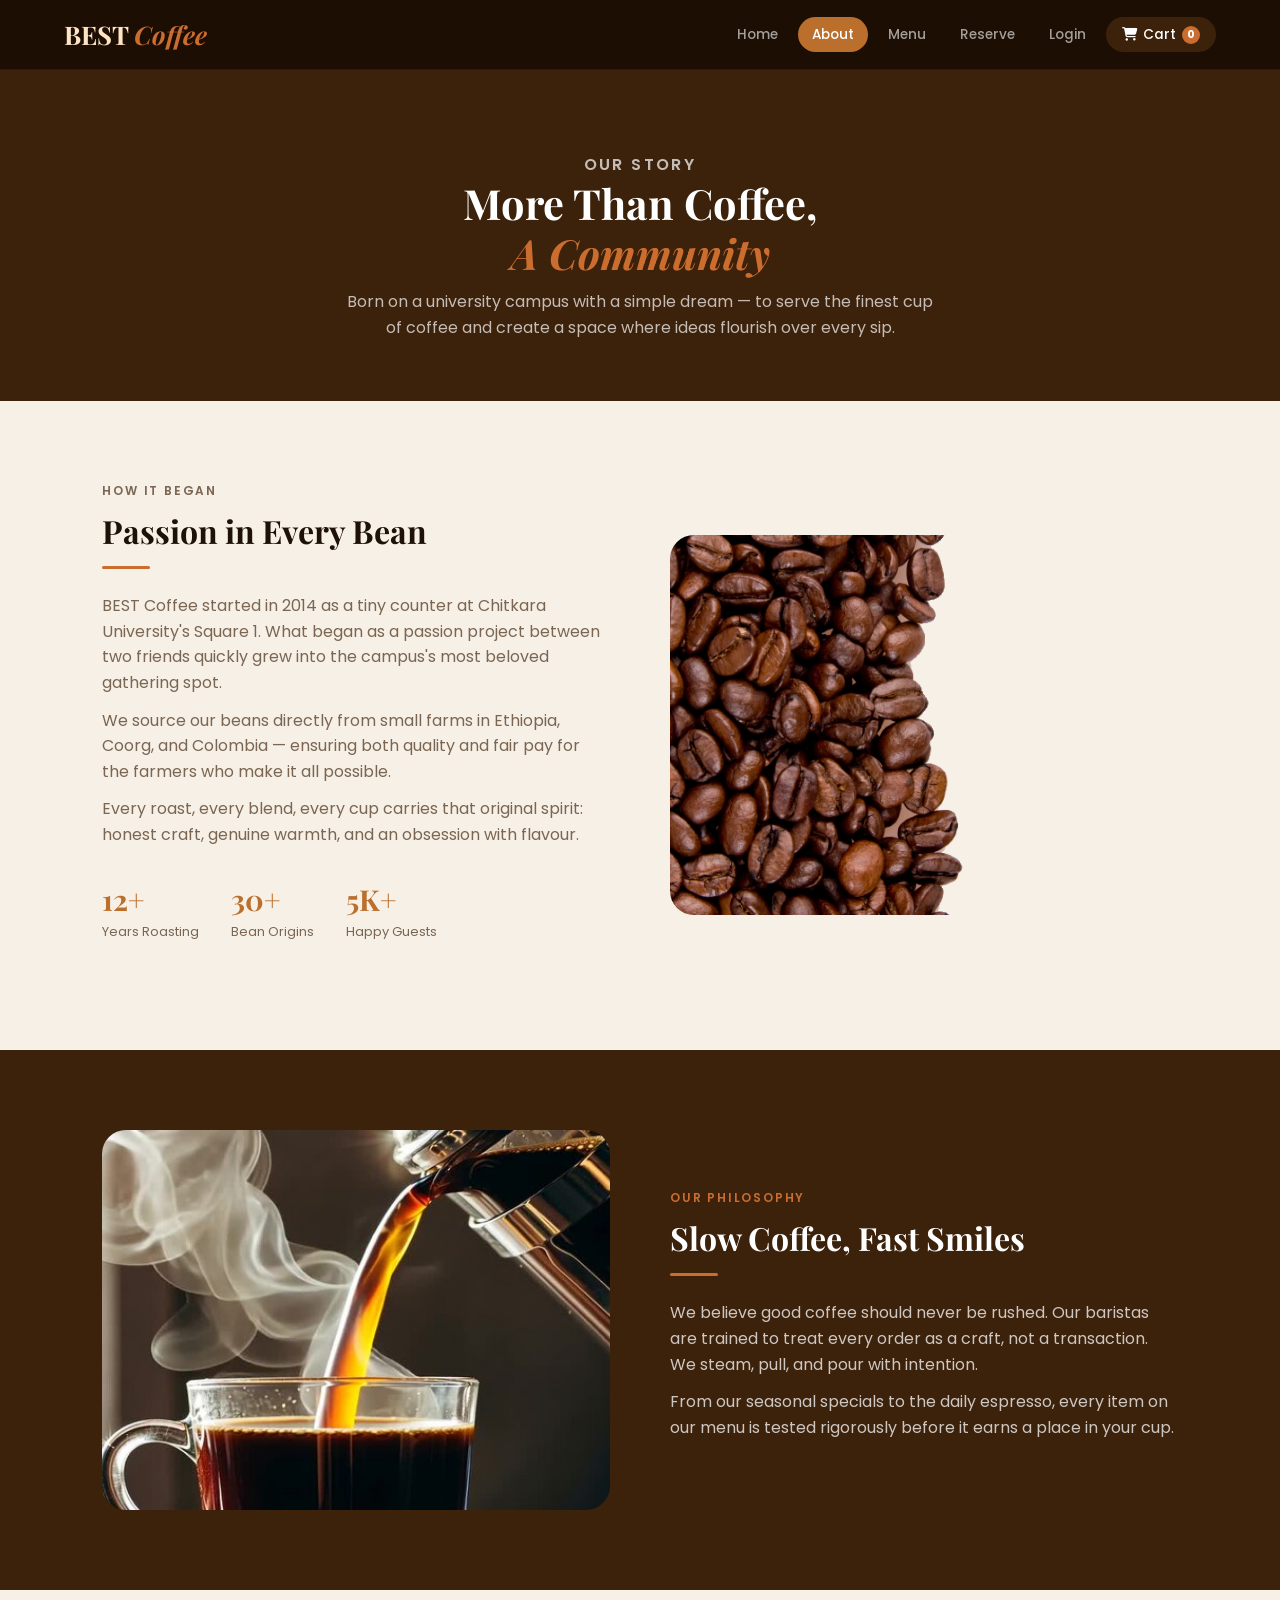
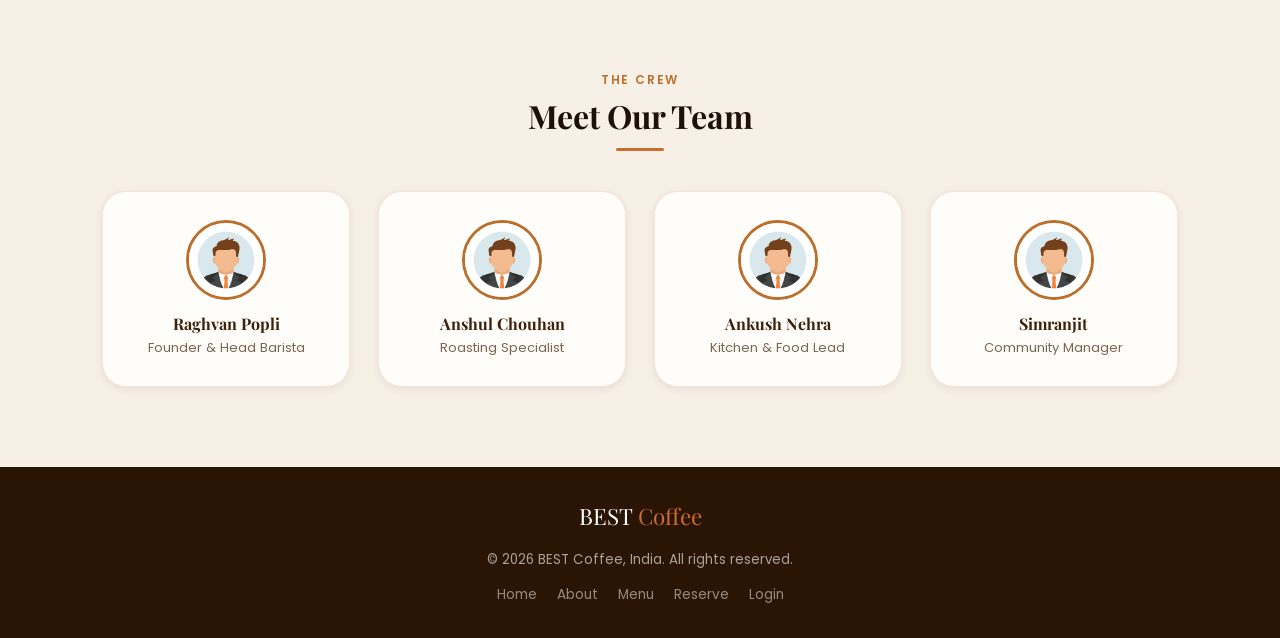
<file: about.html>
<!DOCTYPE html>
<html lang="en">
<head>
  <meta charset="UTF-8"/>
  <meta name="viewport" content="width=device-width, initial-scale=1.0"/>
  <title>BEST Coffee — About Us</title>
  <link rel="preconnect" href="https://fonts.googleapis.com"/>
  <link href="https://fonts.googleapis.com/css2?family=Playfair+Display:ital,wght@0,700;1,400&family=Poppins:wght@300;400;500;600&display=swap" rel="stylesheet"/>
  <link rel="stylesheet" href="https://cdnjs.cloudflare.com/ajax/libs/font-awesome/6.5.0/css/all.min.css"/>
  <link rel="stylesheet" href="styleeval.css"/>
</head>
<body>

<header>
  <div class="logo">BEST <span>Coffee</span></div>
  <nav id="navbar">
    <a href="index.html">Home</a>
    <a href="about.html" class="active">About</a>
    <a href="index.html#menu">Menu</a>
    <a href="booking.html">Reserve</a>
    <a href="login.html">Login</a>
    <a href="checkout.html" class="cart-link">
      <i class="fa-solid fa-cart-shopping"></i> Cart
      <span id="cart-count">0</span>
    </a>
  </nav>
  <button class="menu-toggle" onclick="toggleMenu()">&#9776;</button>
</header>

<div class="about-page">

  <!-- HERO -->
  <div class="about-page-hero">
    <p class="label">Our Story</p>
    <h1>More Than Coffee,<br/><em>A Community</em></h1>
    <p>Born on a university campus with a simple dream — to serve the finest cup of coffee
       and create a space where ideas flourish over every sip.</p>
  </div>

  <!-- STORY SECTION 1 -->
  <div class="about-section">
    <div class="about-grid">
      <div>
        <p class="label">How It Began</p>
        <h2>Passion in Every Bean</h2>
        <div class="divider"></div>
        <p>BEST Coffee started in 2014 as a tiny counter at Chitkara University's Square 1.
           What began as a passion project between two friends quickly grew into the campus's
           most beloved gathering spot.</p>
        <p>We source our beans directly from small farms in Ethiopia, Coorg, and Colombia —
           ensuring both quality and fair pay for the farmers who make it all possible.</p>
        <p>Every roast, every blend, every cup carries that original spirit: honest craft,
           genuine warmth, and an obsession with flavour.</p>
        <div class="stats" style="margin-top:28px;">
          <div><strong>12+</strong><span>Years Roasting</span></div>
          <div><strong>30+</strong><span>Bean Origins</span></div>
          <div><strong>5K+</strong><span>Happy Guests</span></div>
        </div>
      </div>
      <div class="about-img">
        <img src="coffee beans.png" alt="Coffee beans"/>
      </div>
    </div>
  </div>

  <!-- STORY SECTION 2 (alt bg) -->
  <div class="about-section alt">
    <div class="about-grid rev">
      <div>
        <p class="label" style="color:var(--accent-lt);">Our Philosophy</p>
        <h2>Slow Coffee, Fast Smiles</h2>
        <div class="divider"></div>
        <p>We believe good coffee should never be rushed. Our baristas are trained to treat
           every order as a craft, not a transaction. We steam, pull, and pour with intention.</p>
        <p>From our seasonal specials to the daily espresso, every item on our menu is tested
           rigorously before it earns a place in your cup.</p>
      </div>
      <div class="about-img">
        <img src="hot brew.jpg" alt="Brewing coffee"/>
      </div>
    </div>
  </div>

  <!-- TEAM -->
  <div class="team-section">
    <p class="label">The Crew</p>
    <h2>Meet Our Team</h2>
    <div class="divider" style="margin:12px auto 0;"></div>
    <div class="team-grid">
      <div class="team-card">
        <img class="team-avatar" src="user pic.jpg" alt="Raghvan"/>
        <h4>Raghvan Popli</h4>
        <p>Founder &amp; Head Barista</p>
      </div>
      <div class="team-card">
        <img class="team-avatar" src="user pic.jpg" alt="Ansul"/>
        <h4>Anshul Chouhan</h4>
        <p>Roasting Specialist</p>
      </div>
      <div class="team-card">
        <img class="team-avatar" src="user pic.jpg" alt="Ankush"/>
        <h4>Ankush Nehra</h4>
        <p>Kitchen &amp; Food Lead</p>
      </div>
      <div class="team-card">
        <img class="team-avatar" src="user pic.jpg" alt="Simran"/>
        <h4>Simranjit</h4>
        <p>Community Manager</p>
      </div>
    </div>
  </div>

</div>

<footer>
  <div class="f-logo">BEST <span>Coffee</span></div>
  <small>&copy; 2026 BEST Coffee, India. All rights reserved.</small>
  <div class="f-links">
    <a href="index.html">Home</a>
    <a href="about.html">About</a>
    <a href="index.html#menu">Menu</a>
    <a href="booking.html">Reserve</a>
    <a href="login.html">Login</a>
  </div>
</footer>

<script src="app.js"></script>
</body>
</html>
</file>
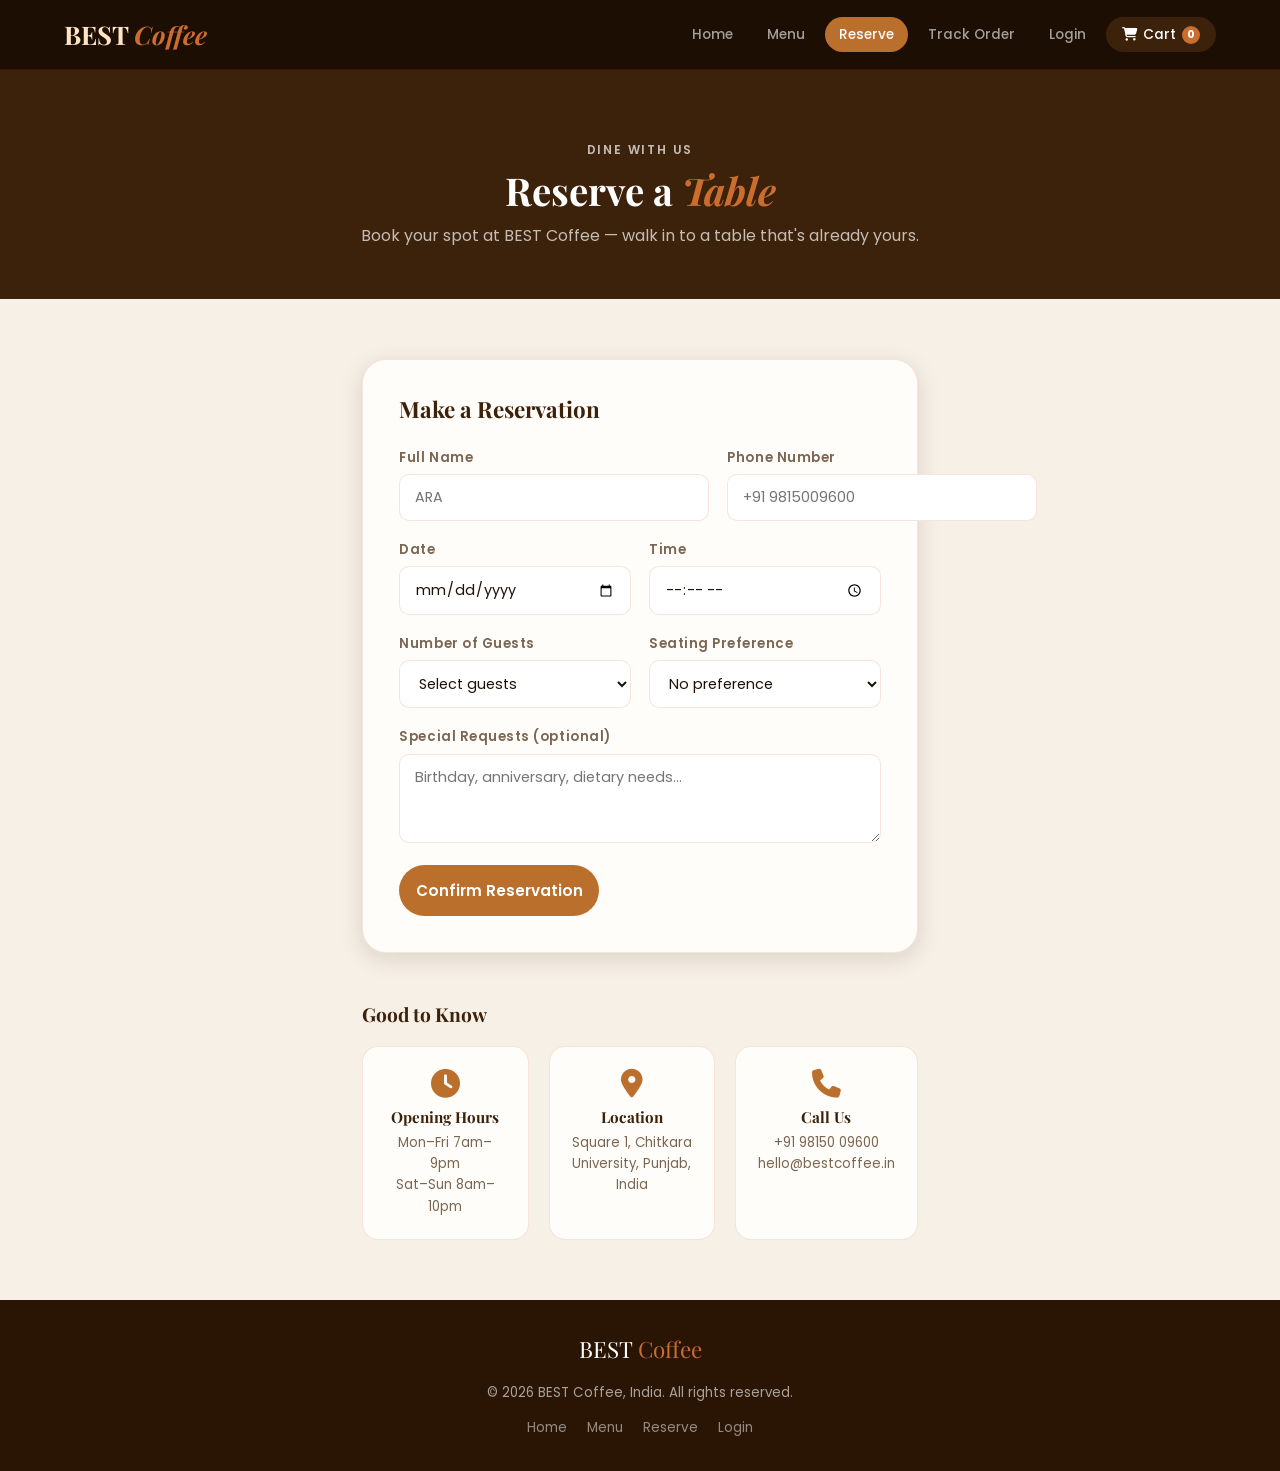
<file: booking.html>
<!DOCTYPE html>
<html lang="en">
<head>
  <meta charset="UTF-8"/>
  <meta name="viewport" content="width=device-width, initial-scale=1.0"/>
  <title>BEST Coffee — Reserve a Table</title>
  <link rel="preconnect" href="https://fonts.googleapis.com"/>
  <link href="https://fonts.googleapis.com/css2?family=Playfair+Display:ital,wght@0,700;1,400&family=Poppins:wght@300;400;500;600&display=swap" rel="stylesheet"/>
  <link rel="stylesheet" href="https://cdnjs.cloudflare.com/ajax/libs/font-awesome/6.5.0/css/all.min.css"/>
  <link rel="stylesheet" href="styleeval.css"/>
</head>
<body>

<header>
  <div class="logo">BEST <span>Coffee</span></div>
  <nav id="navbar">
    <a href="index.html">Home</a>
    <a href="index.html#menu">Menu</a>
    <a href="booking.html" class="active">Reserve</a>
    <a href="track.html">Track Order</a>
    <a href="login.html">Login</a>
    <a href="checkout.html" class="cart-link">
      <i class="fa-solid fa-cart-shopping"></i> Cart
      <span id="cart-count">0</span>
    </a>
  </nav>
  <button class="menu-toggle" onclick="toggleMenu()">&#9776;</button>
</header>

<div class="booking-page">

  <div class="booking-hero">
    <p class="label">Dine With Us</p>
    <h1>Reserve a <em>Table</em></h1>
    <p>Book your spot at BEST Coffee — walk in to a table that's already yours.</p>
  </div>

  <div class="booking-body">

    <div class="booking-form-card">
      <h2>Make a Reservation</h2>
      <form class="booking-form" id="bookingForm">
        <div class="form-row">
          <div class="b-field">
            <label>Full Name</label>
            <input type="text" placeholder="ARA" required/>
          </div>
          <div class="b-field">
            <label>Phone Number</label>
            <input type="tel" placeholder="+91 9815009600" required/>
          </div>
        </div>
        <div class="form-row">
          <div class="b-field">
            <label>Date</label>
            <input type="date" required/>
          </div>
          <div class="b-field">
            <label>Time</label>
            <input type="time" min="07:00" max="22:00" required/>
          </div>
        </div>
        <div class="form-row">
          <div class="b-field">
            <label>Number of Guests</label>
            <select required>
              <option value="">Select guests</option>
              <option>1 person</option>
              <option>2 people</option>
              <option>3 people</option>
              <option>4 people</option>
              <option>5–8 people</option>
              <option>More than 8</option>
            </select>
          </div>
          <div class="b-field">
            <label>Seating Preference</label>
            <select>
              <option>No preference</option>
              <option>Indoor</option>
              <option>Window seat</option>
              <option>Corner table</option>
            </select>
          </div>
        </div>
        <div class="b-field">
          <label>Special Requests (optional)</label>
          <textarea rows="3" placeholder="Birthday, anniversary, dietary needs…"></textarea>
        </div>
        <button type="submit" class="book-submit">Confirm Reservation</button>
      </form>
    </div>

    <div class="booking-info">
      <h3>Good to Know</h3>
      <div class="info-cards">
        <div class="info-card">
          <i class="fa-solid fa-clock"></i>
          <h4>Opening Hours</h4>
          <p>Mon–Fri 7am–9pm<br/>Sat–Sun 8am–10pm</p>
        </div>
        <div class="info-card">
          <i class="fa-solid fa-location-dot"></i>
          <h4>Location</h4>
          <p>Square 1, Chitkara University, Punjab, India</p>
        </div>
        <div class="info-card">
          <i class="fa-solid fa-phone"></i>
          <h4>Call Us</h4>
          <p>+91 98150 09600<br/>hello@bestcoffee.in</p>
        </div>
      </div>
    </div>

  </div>
</div>

<footer>
  <div class="f-logo">BEST <span>Coffee</span></div>
  <small>&copy; 2026 BEST Coffee, India. All rights reserved.</small>
  <div class="f-links">
    <a href="index.html">Home</a>
    <a href="index.html#menu">Menu</a>
    <a href="booking.html">Reserve</a>
    <a href="login.html">Login</a>
  </div>
</footer>

<script src="app.js"></script>
</body>
</html>
</file>
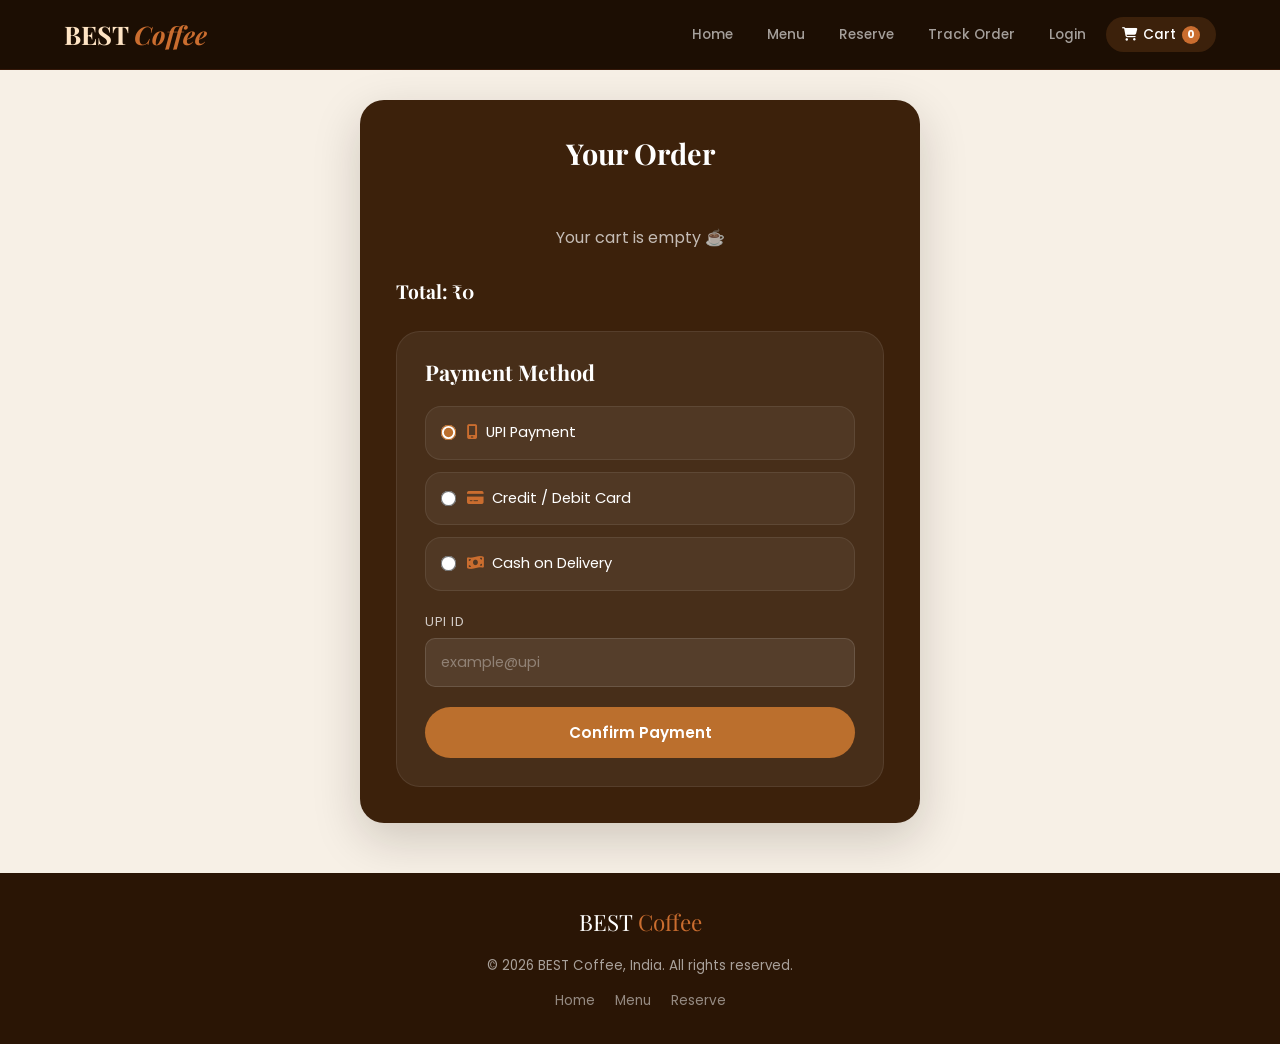
<file: checkout.html>
<!DOCTYPE html>
<html lang="en">
<head>
  <meta charset="UTF-8"/>
  <meta name="viewport" content="width=device-width, initial-scale=1.0"/>
  <title>BEST Coffee — Checkout</title>
  <link rel="preconnect" href="https://fonts.googleapis.com"/>
  <link href="https://fonts.googleapis.com/css2?family=Playfair+Display:ital,wght@0,700;1,400&family=Poppins:wght@300;400;500;600&display=swap" rel="stylesheet"/>
  <link rel="stylesheet" href="https://cdnjs.cloudflare.com/ajax/libs/font-awesome/6.5.0/css/all.min.css"/>
  <link rel="stylesheet" href="styleeval.css"/>
</head>
<body>

<header>
  <div class="logo">BEST <span>Coffee</span></div>
  <nav id="navbar">
    <a href="index.html">Home</a>
    <a href="index.html#menu">Menu</a>
    <a href="booking.html">Reserve</a>
    <a href="track.html">Track Order</a>
    <a href="login.html">Login</a>
    <a href="checkout.html" class="cart-link">
      <i class="fa-solid fa-cart-shopping"></i> Cart
      <span id="cart-count">0</span>
    </a>
  </nav>
  <button class="menu-toggle" onclick="toggleMenu()">&#9776;</button>
</header>

<div class="checkout-wrapper">
  <div class="checkout-container">
    <h1>Your Order</h1>

    <div id="cartItems"></div>

    <div class="total-area">
      <h2>Total: ₹<span id="totalPrice">0</span></h2>
    </div>

    <form id="paymentForm" class="payment-form">
      <h2>Payment Method</h2>

      <div class="payment-options">
        <label class="payment-option">
          <input type="radio" name="payment" value="UPI" checked/>
          <span><i class="fa-solid fa-mobile-screen" style="margin-right:8px;color:var(--accent-lt);"></i>UPI Payment</span>
        </label>
        <label class="payment-option">
          <input type="radio" name="payment" value="Card"/>
          <span><i class="fa-solid fa-credit-card" style="margin-right:8px;color:var(--accent-lt);"></i>Credit / Debit Card</span>
        </label>
        <label class="payment-option">
          <input type="radio" name="payment" value="COD"/>
          <span><i class="fa-solid fa-money-bill-wave" style="margin-right:8px;color:var(--accent-lt);"></i>Cash on Delivery</span>
        </label>
      </div>

      <!-- UPI -->
      <div id="upiSection" class="payment-section">
        <div class="field-group">
          <label>UPI ID</label>
          <input type="text" placeholder="example@upi"/>
        </div>
      </div>

      <!-- CARD -->
      <div id="cardSection" class="payment-section" style="display:none;">
        <div class="field-group">
          <label>Card Number</label>
          <input type="text" placeholder="0000 0000 0000 0000" maxlength="19"/>
        </div>
        <div class="field-group">
          <label>Card Holder Name</label>
          <input type="text" placeholder="Full Name"/>
        </div>
        <div class="card-row">
          <div class="field-group">
            <label>Expiry</label>
            <input type="text" placeholder="MM/YY" maxlength="5"/>
          </div>
          <div class="field-group">
            <label>CVV</label>
            <input type="password" placeholder="•••" maxlength="4"/>
          </div>
        </div>
      </div>

      <button type="submit" class="confirm-btn">Confirm Payment</button>
    </form>
  </div>
</div>

<footer>
  <div class="f-logo">BEST <span>Coffee</span></div>
  <small>&copy; 2026 BEST Coffee, India. All rights reserved.</small>
  <div class="f-links">
    <a href="index.html">Home</a>
    <a href="index.html#menu">Menu</a>
    <a href="booking.html">Reserve</a>
  </div>
</footer>

<script src="app.js"></script>
</body>
</html>
</file>
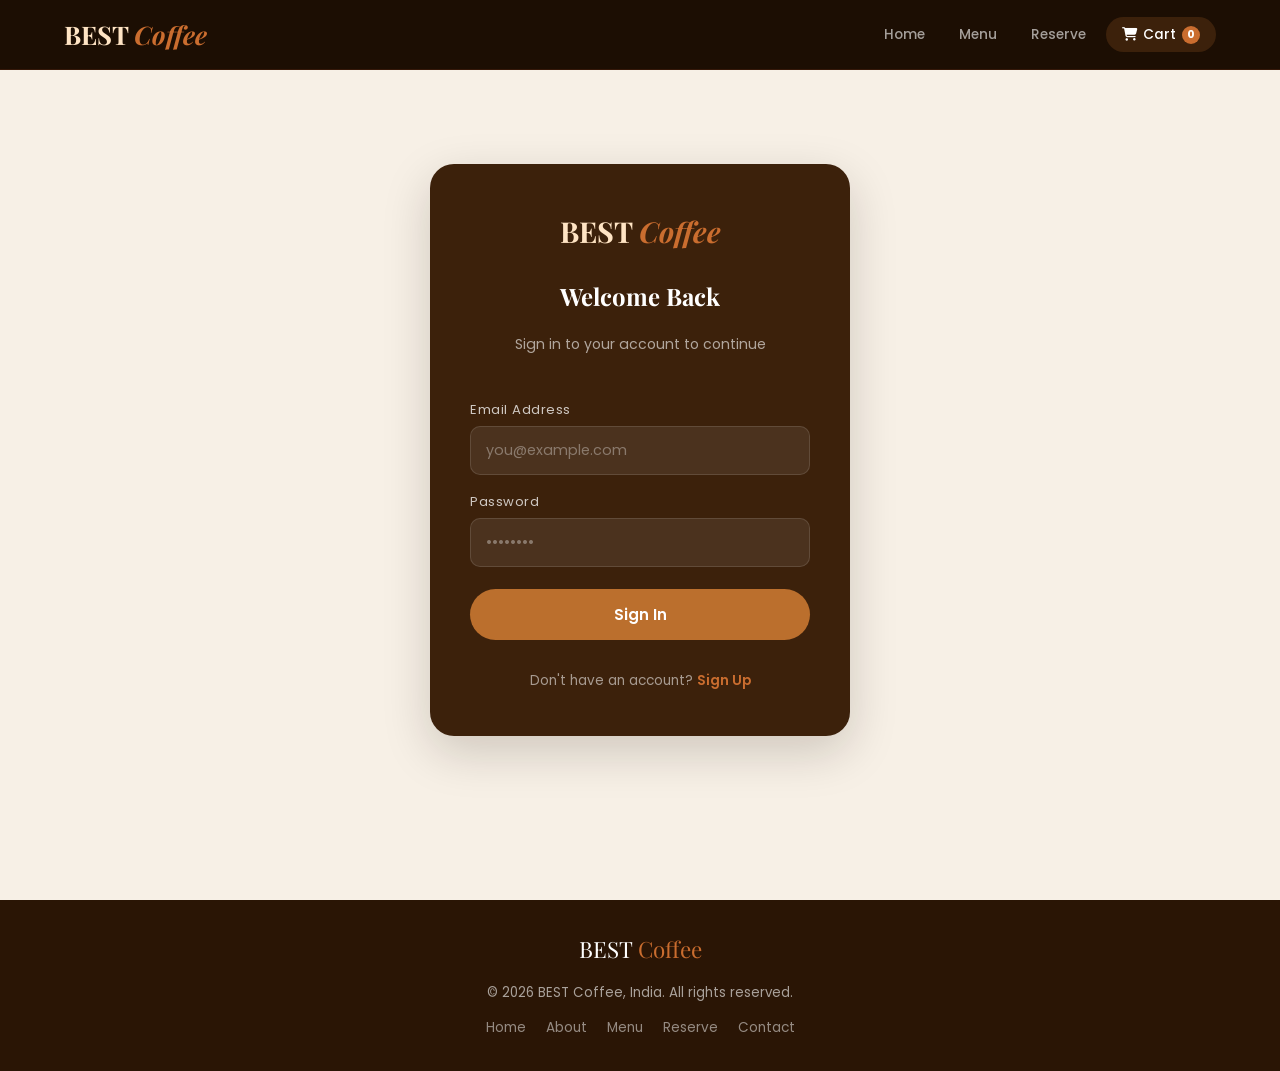
<file: login.html>
<!DOCTYPE html>
<html lang="en">
<head>
  <meta charset="UTF-8"/>
  <meta name="viewport" content="width=device-width, initial-scale=1.0"/>
  <title>BEST Coffee — Login</title>
  <link rel="preconnect" href="https://fonts.googleapis.com"/>
  <link href="https://fonts.googleapis.com/css2?family=Playfair+Display:ital,wght@0,700;1,400&family=Poppins:wght@300;400;500;600&display=swap" rel="stylesheet"/>
  <link rel="stylesheet" href="https://cdnjs.cloudflare.com/ajax/libs/font-awesome/6.5.0/css/all.min.css"/>
  <link rel="stylesheet" href="styleeval.css"/>
</head>
<body>

<header>
  <div class="logo">BEST <span>Coffee</span></div>
  <nav id="navbar">
    <a href="index.html">Home</a>
    <a href="index.html#menu">Menu</a>
    <a href="booking.html">Reserve</a>
    <a href="checkout.html" class="cart-link">
      <i class="fa-solid fa-cart-shopping"></i> Cart
      <span id="cart-count">0</span>
    </a>
  </nav>
  <button class="menu-toggle" onclick="toggleMenu()">&#9776;</button>
</header>

<div class="auth-page">
  <div class="auth-card">
    <div class="logo">BEST <span>Coffee</span></div>

    <!-- LOGIN FORM -->
    <form class="auth-form" id="loginForm" style="display:flex;">
      <h2>Welcome Back</h2>
      <p>Sign in to your account to continue</p>
      <div class="auth-field">
        <label>Email Address</label>
        <input type="email" placeholder="you@example.com" required/>
      </div>
      <div class="auth-field">
        <label>Password</label>
        <input type="password" placeholder="••••••••" required/>
      </div>
      <button type="submit" class="auth-submit">Sign In</button>
      <div class="auth-switch">
        Don't have an account?
        <a href="#" id="toSignup">Sign Up</a>
      </div>
    </form>

    <!-- SIGNUP FORM -->
    <form class="auth-form" id="signupForm" style="display:none;">
      <h2>Create Account</h2>
      <p>Join BEST Coffee for exclusive perks</p>
      <div class="auth-field">
        <label>Full Name</label>
        <input type="text" placeholder="Your full name" required/>
      </div>
      <div class="auth-field">
        <label>Email Address</label>
        <input type="email" placeholder="you@example.com" required/>
      </div>
      <div class="auth-field">
        <label>Password</label>
        <input type="password" placeholder="Create a password" required/>
      </div>
      <div class="auth-field">
        <label>Confirm Password</label>
        <input type="password" placeholder="Repeat password" required/>
      </div>
      <button type="submit" class="auth-submit">Create Account</button>
      <div class="auth-switch">
        Already have an account?
        <a href="#" id="toLogin">Sign In</a>
      </div>
    </form>
  </div>
</div>
<footer>
  <div class="f-logo">BEST <span>Coffee</span></div>
  <small>&copy; 2026 BEST Coffee, India. All rights reserved.</small>
  <div class="f-links">
    <a href="index.html">Home</a>
    <a href="about.html">About</a>
    <a href="index.html#menu">Menu</a>
    <a href="booking.html">Reserve</a>
    <a href="index.html#contact">Contact</a>
  </div>
</footer>
<script src="app.js"></script>
</body>
</html>
</file>
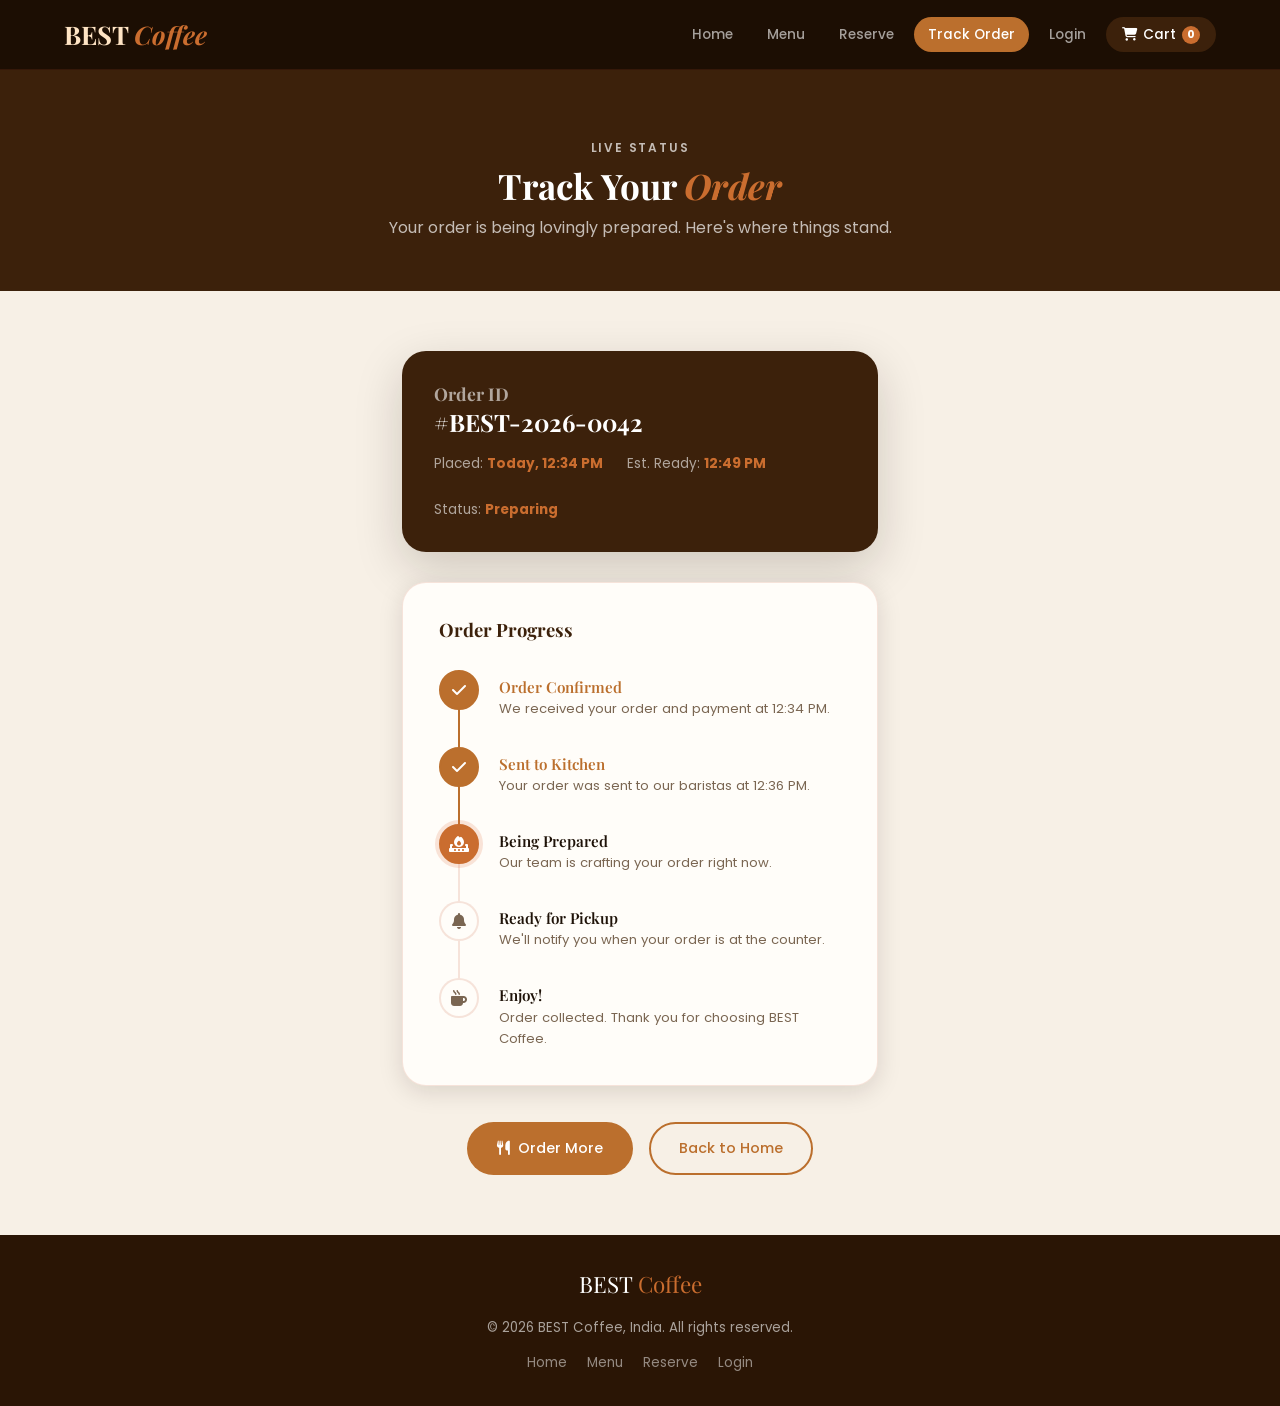
<file: track.html>
<!DOCTYPE html>
<html lang="en">
<head>
  <meta charset="UTF-8"/>
  <meta name="viewport" content="width=device-width, initial-scale=1.0"/>
  <title>BEST Coffee — Track Order</title>
  <link rel="preconnect" href="https://fonts.googleapis.com"/>
  <link href="https://fonts.googleapis.com/css2?family=Playfair+Display:ital,wght@0,700;1,400&family=Poppins:wght@300;400;500;600&display=swap" rel="stylesheet"/>
  <link rel="stylesheet" href="https://cdnjs.cloudflare.com/ajax/libs/font-awesome/6.5.0/css/all.min.css"/>
  <link rel="stylesheet" href="styleeval.css"/>
</head>
<body>

<header>
  <div class="logo">BEST <span>Coffee</span></div>
  <nav id="navbar">
    <a href="index.html">Home</a>
    <a href="index.html#menu">Menu</a>
    <a href="booking.html">Reserve</a>
    <a href="track.html" class="active">Track Order</a>
    <a href="login.html">Login</a>
    <a href="checkout.html" class="cart-link">
      <i class="fa-solid fa-cart-shopping"></i> Cart
      <span id="cart-count">0</span>
    </a>
  </nav>
  <button class="menu-toggle" onclick="toggleMenu()">&#9776;</button>
</header>

<div class="tracking-page">

  <div class="tracking-hero">
    <p class="label">Live Status</p>
    <h1>Track Your <em>Order</em></h1>
    <p>Your order is being lovingly prepared. Here's where things stand.</p>
  </div>

  <div class="tracking-body">

    <div class="order-card">
      <h3>Order ID</h3>
      <h2>#BEST-2026-0042</h2>
      <div class="order-meta">
        <span>Placed: <strong>Today, 12:34 PM</strong></span>
        <span>Est. Ready: <strong>12:49 PM</strong></span>
        <span>Status: <strong style="color:var(--accent-lt);">Preparing</strong></span>
      </div>
    </div>

    <div class="track-steps">
      <h3>Order Progress</h3>
      <div class="steps-list">

        <div class="step-item done">
          <div class="step-icon"><i class="fa-solid fa-check"></i></div>
          <div class="step-content">
            <h4>Order Confirmed</h4>
            <p>We received your order and payment at 12:34 PM.</p>
          </div>
        </div>

        <div class="step-item done">
          <div class="step-icon"><i class="fa-solid fa-check"></i></div>
          <div class="step-content">
            <h4>Sent to Kitchen</h4>
            <p>Your order was sent to our baristas at 12:36 PM.</p>
          </div>
        </div>

        <div class="step-item active">
          <div class="step-icon"><i class="fa-solid fa-fire-burner"></i></div>
          <div class="step-content">
            <h4>Being Prepared</h4>
            <p>Our team is crafting your order right now.</p>
          </div>
        </div>

        <div class="step-item">
          <div class="step-icon"><i class="fa-solid fa-bell"></i></div>
          <div class="step-content">
            <h4>Ready for Pickup</h4>
            <p>We'll notify you when your order is at the counter.</p>
          </div>
        </div>

        <div class="step-item">
          <div class="step-icon"><i class="fa-solid fa-mug-hot"></i></div>
          <div class="step-content">
            <h4>Enjoy!</h4>
            <p>Order collected. Thank you for choosing BEST Coffee.</p>
          </div>
        </div>

      </div>
    </div>

    <!-- Back to menu -->
    <div style="text-align:center; margin-top:36px;">
      <a href="index.html#menu" class="btn btn-primary">
        <i class="fa-solid fa-utensils"></i> Order More
      </a>
      <a href="index.html" class="btn btn-outline" style="margin-left:12px;">
        Back to Home
      </a>
    </div>

  </div>
</div>

<footer>
  <div class="f-logo">BEST <span>Coffee</span></div>
  <small>&copy; 2026 BEST Coffee, India. All rights reserved.</small>
  <div class="f-links">
    <a href="indexe.html">Home</a>
    <a href="index.html#menu">Menu</a>
    <a href="booking.html">Reserve</a>
    <a href="login.html">Login</a>
  </div>
</footer>

<script src="app.js"></script>
</body>
</html>
</file>
<file: styleeval.css>
/* ================================================
   BEST Coffee — Unified Stylesheet
   All pages share this file
   ================================================ */

/* ── RESET & BASE ── */
*, *::before, *::after { margin:0; padding:0; box-sizing:border-box; }

:root {
  --bg:        #f7f0e6;
  --bg-dark:   #3c210b;
  --bg-card:   #fffdf9;
  --accent:    #bb6f2d;
  --accent-lt: rgb(202, 109, 47);
  --gold:      #b89a5e;
  --text:      #1e1208;
  --text-muted:#7a6652;
  --border:    rgba(192,85,42,0.15);
  --white:     #ffffff;
  --radius-sm: 10px;
  --radius-md: 16px;
  --radius-lg: 24px;
  --shadow-sm: 0 2px 8px rgba(30,18,8,0.08);
  --shadow-md: 0 6px 24px rgba(30,18,8,0.13);
  --shadow-lg: 0 16px 48px rgba(30,18,8,0.18);
  --font-head: 'Playfair Display', serif;
  --font-body: 'Poppins', sans-serif;
  --nav-h:     70px;
}

html { scroll-behavior: smooth; }

body {
  font-family: var(--font-body);
  background: var(--bg);
  color: var(--text);
  line-height: 1.6;
}

img { max-width:100%; display:block; }
a   { text-decoration:none; color:inherit; }
ul  { list-style:none; }

/* ── TYPOGRAPHY ── */
h1,h2,h3,h4 { font-family:var(--font-head); line-height:1.2; }

.label {
  font-size:.75rem;
  font-weight:600;
  letter-spacing:.15em;
  text-transform:uppercase;
  color:var(--accent);
  margin-bottom:8px;
}

.divider {
  width:48px; height:3px;
  background:var(--accent-lt);
  border-radius:2px;
  margin:12px 0 24px;
}

/* ── BUTTONS ── */
.btn {
  display:inline-flex;
  align-items:center;
  gap:8px;
  padding:13px 28px;
  border-radius:50px;
  font-size:.9rem;
  font-weight:500;
  cursor:pointer;
  border:2px solid transparent;
  transition:all .3s;
}
.btn-primary {
  background:var(--accent);
  color:var(--white);
}
.btn-primary:hover { background:var(--accent-lt); transform:translateY(-2px); box-shadow:var(--shadow-sm); }

.btn-outline {
  background:transparent;
  border-color:var(--accent);
  color:var(--accent);
}
.btn-outline:hover { background:var(--accent); color:var(--white); transform:translateY(-2px); }

/* ── NAVBAR ── */
header {
  position:fixed;
  top:0; left:0; right:0;
  height:var(--nav-h);
  background:#1c0e03;
  backdrop-filter:blur(10px);
  border-bottom:1px solid var(--border);
  display:flex;
  align-items:center;
  justify-content:space-between;
  padding:0 5%;
  z-index:1000;
}

.logo {
  font-family:var(--font-head);
  font-size:1.6rem;
  font-weight:700;
  color:bisque;
}
.logo span { color:var(--accent-lt);
font-style: italic; }

nav { display:flex; align-items:center; gap:6px; }
nav a {
  padding:7px 14px;
  border-radius:50px;
  font-size:.85rem;
  font-weight:500;
  color:rgba(255,255,255,.6);
  transition:.25s;
}
nav a:hover,
nav a.active { background:var(--accent); color:var(--white); }

.cart-link {
  display:flex;
  align-items:center;
  gap:6px;
  background:var(--bg-dark) !important;
  color:var(--white) !important;
  padding:7px 16px !important;
}
.cart-link:hover { background:var(--accent) !important; }

#cart-count {
  background:var(--accent-lt);
  color:var(--white);
  font-size:.7rem;
  font-weight:700;
  min-width:18px; height:18px;
  border-radius:50%;
  display:inline-flex;
  align-items:center;
  justify-content:center;
  padding:0 4px;
}

.menu-toggle {
  display:none;
  background:none;
  border:none;
  font-size:1.5rem;
  cursor:pointer;
  color:var(--bg-dark);
}

/* ── HERO ── */
.hero {
  min-height:100vh;
  display:flex;
  align-items:center;
  gap:60px;
  padding:calc(var(--nav-h) + 40px) 8% 60px;
  background:var(--bg-dark);
}
.hero-text { flex:1; }
.hero-text small {
  font-size:.75rem;
  letter-spacing:.15em;
  text-transform:uppercase;
  color:var(--accent-lt);
  font-weight:600;
}
.hero-text h1 {
  font-size:clamp(2.4rem,5vw,4rem);
  color:bisque;
  margin:16px 0 20px;
}
.hero-text h1 em {
  font-style:italic;
  color:var(--accent-lt);
}
.hero-text p { color:rgba(255,255,255,.65); margin-bottom:32px; max-width:440px; }
.btn-group { display:flex; flex-wrap:wrap; gap:14px; }

.hero-img { flex: 0 0 auto; width: clamp(240px, 35vw, 420px); }
.hero-img img { border-radius: 20px; box-shadow: 0px 4px 20px rgb(24, 14, 1); }

/* ── ABOUT ── */
.about {
  display:flex;
  align-items:center;
  gap:60px;
  padding:90px 8%;
  background:rgb(243, 234, 222);
  color:var(--text);
}
.about img {
  flex:0 0 380px;
  height:420px;
  object-fit:cover;
  border-radius:var(--radius-lg);
  box-shadow:var(--shadow-lg);
}
.about-text .label { color:var(--accent); }
.about-text h2 { color:var(--bg-dark); font-size:2.2rem; margin:8px 0; }
.about-text p { color:var(--text-muted); margin-bottom:12px; }

.stats {
  display:flex;
  gap:32px;
  margin:28px 0;
}
.stats div { display:flex; flex-direction:column; }
.stats strong { font-size:1.8rem; font-family:var(--font-head); color:var(--accent); }
.stats span { font-size:.8rem; color:var(--text-muted); }

.socials { display:flex; gap:12px; }
.socials a {
  width:38px; height:38px;
  border-radius:50%;
  border:1px solid var(--border);
  display:flex; align-items:center; justify-content:center;
  color:var(--text-muted);
  font-size:.95rem;
  transition:.25s;
}
.socials a:hover { background:var(--accent); border-color:var(--accent); color:#fff; }

/* ── MENU ── */
.menu-sec {
  padding:90px 8%;
  text-align:center;
}
.menu-sec h2 { font-size:2rem; margin:8px 0; }

/* Filter / Search bar */
.menu-controls {
  display:flex;
  flex-wrap:wrap;
  align-items:center;
  justify-content:center;
  gap:12px;
  margin:30px 0;
}
.menu-search {
  display:flex;
  align-items:center;
  gap:8px;
  background:var(--white);
  border:1.5px solid var(--border);
  border-radius:50px;
  padding:10px 18px;
  width:260px;
  box-shadow:var(--shadow-sm);
}
.menu-search input {
  border:none;
  outline:none;
  font-family:var(--font-body);
  font-size:.9rem;
  color:var(--text);
  background:transparent;
  width:100%;
}
.menu-search i { color:var(--text-muted); font-size:1rem; }

.filter-tabs {
  display:flex;
  flex-wrap:wrap;
  gap:8px;
  justify-content:center;
}
.filter-tab {
  padding:8px 18px;
  border-radius:50px;
  border:1.5px solid var(--border);
  background:transparent;
  color:var(--text-muted);
  font-family:var(--font-body);
  font-size:.82rem;
  font-weight:500;
  cursor:pointer;
  transition:.25s;
}
.filter-tab:hover,
.filter-tab.active { background:var(--accent); color:var(--white); border-color:var(--accent); }

.menu-grid {
  display:grid;
  grid-template-columns:repeat(auto-fill,minmax(290px,1fr));
  gap:28px;
  margin-top:36px;
  text-align:left;
}

.menu-card {
  background:var(--bg-card);
  border:1px solid var(--border);
  border-radius:var(--radius-lg);
  overflow:hidden;
  box-shadow:var(--shadow-sm);
  transition:.3s;
}
.menu-card:hover { transform:translateY(-4px); box-shadow:var(--shadow-md); }
.menu-card.hidden { display:none; }

.menu-image {
  height:190px;
  overflow:hidden;
  position:relative;
}
.menu-image img {
  width:100%; height:100%;
  object-fit:cover;
  transition:.4s;
}
.menu-card:hover .menu-image img { transform:scale(1.06); }

.card-body { padding:20px; }
.card-body h3 { font-size:1.1rem; color:var(--bg-dark); margin-bottom:6px; }
.card-body > p { font-size:.85rem; color:var(--text-muted); margin-bottom:14px; }

.sub-menu { display:flex; flex-direction:column; gap:0; }
.sub-item {
  display:flex;
  align-items:center;
  gap:8px;
  padding:10px 0;
  border-bottom:1px solid var(--border);
  font-size:.88rem;
}
.sub-item:last-child { border-bottom:none; }
.sub-item span:first-child { flex:1; color:var(--text); font-weight:500; }
.sub-item span:nth-child(2) { color:var(--accent); font-weight:600; white-space:nowrap; }

.sub-item button {
  padding:5px 14px;
  border:none;
  border-radius:50px;
  background:var(--accent);
  color:var(--white);
  font-size:.78rem;
  font-weight:600;
  cursor:pointer;
  transition:.2s;
  font-family:var(--font-body);
}
.sub-item button:hover { background:var(--accent-lt); transform:scale(1.05); }

/* Wishlist / fav button on card */
.fav-btn {
  position:absolute;
  top:12px; right:12px;
  background:rgba(255,255,255,.85);
  border:none;
  border-radius:50%;
  width:34px; height:34px;
  display:flex; align-items:center; justify-content:center;
  cursor:pointer;
  font-size:1rem;
  transition:.2s;
  color:var(--text-muted);
}
.fav-btn.liked { color:#e53935; background:rgba(255,255,255,.95); }
.fav-btn:hover { transform:scale(1.12); }

.checkout-area { margin-top:44px; }
.checkout-btn {
  padding:15px 44px;
  border:none;
  border-radius:50px;
  background:var(--bg-dark);
  color:var(--white);
  font-size:1rem;
  font-weight:600;
  cursor:pointer;
  font-family:var(--font-body);
  transition:.3s;
  box-shadow:var(--shadow-md);
}
.checkout-btn:hover { background:var(--accent); transform:translateY(-2px); }

/* ── ITEM MODAL ── */
.modal-overlay {
  display:none;
  position:fixed;
  inset:0;
  background:rgba(0,0,0,.55);
  z-index:2000;
  align-items:center;
  justify-content:center;
  padding:20px;
}
.modal-overlay.open { display:flex; }

.modal-box {
  background:var(--white);
  border-radius:var(--radius-lg);
  max-width:480px;
  width:100%;
  overflow:hidden;
  box-shadow:var(--shadow-lg);
  animation:modalIn .25s ease;
}
@keyframes modalIn {
  from { opacity:0; transform:scale(.94); }
  to   { opacity:1; transform:scale(1); }
}

.modal-img {
  height:220px;
  overflow:hidden;
}
.modal-img img { width:100%; height:100%; object-fit:cover; }

.modal-body { padding:24px; }
.modal-body h3 { font-size:1.4rem; color:var(--bg-dark); margin-bottom:6px; }
.modal-body .modal-price { color:var(--accent); font-size:1.1rem; font-weight:700; margin-bottom:10px; }
.modal-body p { font-size:.9rem; color:var(--text-muted); margin-bottom:20px; }

.qty-row {
  display:flex;
  align-items:center;
  gap:14px;
  margin-bottom:20px;
}
.qty-row label { font-size:.85rem; font-weight:600; color:var(--text); }
.qty-control {
  display:flex;
  align-items:center;
  gap:0;
  border:1.5px solid var(--border);
  border-radius:50px;
  overflow:hidden;
}
.qty-control button {
  width:36px; height:36px;
  border:none;
  background:transparent;
  font-size:1.1rem;
  cursor:pointer;
  color:var(--accent);
  font-weight:700;
  transition:.2s;
}
.qty-control button:hover { background:var(--accent); color:#fff; }
.qty-control span {
  width:36px;
  text-align:center;
  font-weight:600;
  font-size:.95rem;
}

.modal-actions { display:flex; gap:12px; }
.modal-actions button {
  flex:1;
  padding:12px;
  border-radius:50px;
  border:none;
  font-size:.9rem;
  font-weight:600;
  cursor:pointer;
  font-family:var(--font-body);
  transition:.25s;
}
.modal-add-btn { background:var(--accent); color:#fff; }
.modal-add-btn:hover { background:var(--accent-lt); }
.modal-close-btn { background:var(--bg); color:var(--text); border:1.5px solid var(--border) !important; }
.modal-close-btn:hover { background:#ede5d8; }

/* ── TESTIMONIALS ── */
.testimonials {
  padding:90px 8%;
  background:var(--bg-dark);
  color:var(--white);
  text-align:center;
}
.testimonials .label { color:var(--accent-lt); }
.testimonials h2 { font-size:2rem; margin:8px 0; }

.slider { overflow:hidden; margin-top:40px; }
.slider-track {
  display:flex;
  transition:transform .45s ease;
}
.review-card {
  flex:0 0 100%;
  padding:0 8%;
}
.stars { color:var(--gold); font-size:1.2rem; margin-bottom:16px; }
blockquote {
  font-size:1.05rem;
  font-style:italic;
  color:rgba(255,255,255,.85);
  margin-bottom:24px;
  font-family:var(--font-head);
}
.reviewer { display:flex; align-items:center; gap:14px; justify-content:center; }
.reviewer img {
  width:52px; height:52px;
  border-radius:50%;
  object-fit:cover;
  border:2px solid var(--accent);
}
.reviewer cite { display:block; font-style:normal; font-weight:600; }
.reviewer small { color:rgba(255,255,255,.5); font-size:.8rem; }

.slider-controls { display:flex; align-items:center; justify-content:center; gap:16px; margin-top:28px; }
.arrow-btn {
  background:rgba(255,255,255,.1);
  border:1px solid rgba(255,255,255,.2);
  color:#fff;
  width:40px; height:40px;
  border-radius:50%;
  font-size:1.1rem;
  cursor:pointer;
  transition:.25s;
}
.arrow-btn:hover { background:var(--accent); border-color:var(--accent); }
.dots { display:flex; gap:8px; }
.dot {
  width:8px; height:8px;
  border-radius:50%;
  background:rgba(255,255,255,.25);
  border:none;
  cursor:pointer;
  transition:.25s;
}
.dot.active { background:var(--accent-lt); width:22px; border-radius:4px; }

/* ── GALLERY ── */
.gallery { padding:90px 8%; text-align:center; }
.gallery h2 { font-size:2rem; margin:8px 0; }

.gallery-grid {
  display:grid;
  grid-template-columns:repeat(3,1fr);
  grid-template-rows:220px 220px;
  gap:16px;
  margin-top:36px;
}
.g-item {
  position:relative;
  overflow:hidden;
  border-radius:var(--radius-md);
}
.g-item.tall { grid-row:span 2; }
.g-item img { width:100%; height:100%; object-fit:cover; transition:.4s; }
.g-item:hover img { transform:scale(1.07); }

.caption {
  position:absolute;
  bottom:0; left:0; right:0;
  background:linear-gradient(to top,rgba(0,0,0,.65),transparent);
  color:#fff;
  font-size:.85rem;
  font-weight:600;
  padding:20px 14px 12px;
  transform:translateY(100%);
  transition:.3s;
}
.g-item:hover .caption { transform:translateY(0); }

/* ── CONTACT ── */
.contact {
  padding:90px 8%;
  display:flex;
  gap:60px;
  background:var(--bg-dark);
  color:var(--white);
}
.contact-info { flex:1; }
.contact-info .label { color:var(--accent-lt); }
.contact-info h2 { font-size:2rem; color:#fff; margin:8px 0; }
address { font-style:normal; margin-top:20px; display:flex; flex-direction:column; gap:14px; }
address p { display:flex; align-items:center; gap:12px; color:rgba(255,255,255,.75); }
address i { color:var(--accent-lt); width:18px; }

.contact-form { flex:1; display:flex; flex-direction:column; gap:18px; }
.field { display:flex; flex-direction:column; gap:6px; }
.field label { font-size:.82rem; color:rgba(255,255,255,.7); letter-spacing:.04em; }
.field input,
.field textarea {
  background:rgba(255,255,255,.07);
  border:1px solid rgba(255,255,255,.12);
  border-radius:var(--radius-sm);
  padding:12px 16px;
  color:#fff;
  font-family:var(--font-body);
  font-size:.9rem;
  outline:none;
  transition:.25s;
  resize:vertical;
}
.field input:focus,
.field textarea:focus { border-color:var(--accent-lt); background:rgba(255,255,255,.1); }

.btn-submit {
  padding:13px;
  border:none;
  border-radius:50px;
  background:var(--accent);
  color:#fff;
  font-family:var(--font-body);
  font-size:.95rem;
  font-weight:600;
  cursor:pointer;
  transition:.3s;
}
.btn-submit:hover { background:var(--accent-lt); transform:translateY(-2px); }

/* ── FOOTER ── */
footer {
  background:#2a1505;
  color:rgba(255,255,255,.6);
  text-align:center;
  padding:32px 8%;
  display:flex;
  flex-direction:column;
  gap:14px;
  align-items:center;
}
.f-logo { font-family:var(--font-head); font-size:1.4rem; color:#fff; }
.f-logo span { color:var(--accent-lt); }
.f-links { display:flex; gap:20px; }
.f-links a { font-size:.85rem; color:rgba(255,255,255,.5); transition:.2s; }
.f-links a:hover { color:var(--accent-lt); }

/* ================================================
   CHECKOUT PAGE
   ================================================ */
.page-checkout body,
body.page-checkout {
  background:var(--bg);
  min-height:100vh;
  display:flex;
  align-items:center;
  justify-content:center;
  padding:100px 20px 40px;
}

.checkout-wrapper {
  width:100%;
  max-width:560px;
  margin:auto;
  padding-top:calc(var(--nav-h) + 30px);
  padding-bottom:50px;
}

.checkout-container {
  background:var(--bg-dark);
  padding:36px;
  border-radius:var(--radius-lg);
  color:#fff;
  box-shadow:var(--shadow-lg);
}
.checkout-container h1 { text-align:center; font-size:1.8rem; margin-bottom:24px; }

.empty-cart { text-align:center; color:rgba(255,255,255,.7); padding:30px; }
.cart-item {
  background:rgba(255,255,255,.06);
  border:1px solid rgba(255,255,255,.08);
  border-radius:var(--radius-md);
  padding:16px 18px;
  margin-bottom:14px;
  display:flex;
  align-items:center;
  justify-content:space-between;
  gap:16px;
}
.cart-info h3 { font-size:1rem; color:#fff; margin-bottom:4px; }
.cart-info p { font-size:.85rem; color:rgba(255,255,255,.6); }
.cart-actions { display:flex; flex-direction:column; align-items:flex-end; gap:8px; }
.cart-total { color:var(--accent-lt); font-weight:700; }
.remove-btn {
  border:none;
  background:#a52a2a;
  color:#fff;
  padding:6px 12px;
  border-radius:20px;
  cursor:pointer;
  font-size:.72rem;
  font-family:var(--font-body);
  transition:.25s;
}
.remove-btn:hover { background:#c0392b; }

.total-area { margin-bottom:24px; }
.total-area h2 { font-size:1.2rem; }

.payment-form {
  background:rgba(255,255,255,.06);
  border:1px solid rgba(255,255,255,.08);
  border-radius:var(--radius-lg);
  padding:28px;
  margin-top:28px;
  display:flex;
  flex-direction:column;
  gap:20px;
}
.payment-form h2 { color:#fff; font-size:1.35rem; }

.payment-options { display:flex; flex-direction:column; gap:12px; }
.payment-option {
  background:rgba(255,255,255,.05);
  border:1px solid rgba(255,255,255,.08);
  border-radius:var(--radius-md);
  padding:14px 16px;
  display:flex;
  align-items:center;
  gap:12px;
  cursor:pointer;
  transition:.25s;
}
.payment-option:hover { background:rgba(255,255,255,.09); }
.payment-option input { accent-color:var(--accent); transform:scale(1.2); }
.payment-option span { color:#fff; font-size:.92rem; }

.payment-section { display:flex; flex-direction:column; gap:14px; }
.field-group { display:flex; flex-direction:column; gap:6px; }
.field-group label { color:rgba(255,255,255,.75); font-size:.82rem; letter-spacing:.04em; }
.field-group input {
  width:100%;
  padding:13px 15px;
  border-radius:var(--radius-sm);
  border:1px solid rgba(255,255,255,.12);
  background:rgba(255,255,255,.08);
  color:#fff;
  font-size:.9rem;
  font-family:var(--font-body);
  outline:none;
  transition:.25s;
}
.field-group input:focus { border-color:var(--accent-lt); box-shadow:0 0 0 3px rgba(212,138,50,.15); }
.field-group input::placeholder { color:rgba(255,255,255,.35); }
.card-row { display:grid; grid-template-columns:1fr 1fr; gap:14px; }

.confirm-btn {
  padding:14px;
  border:none;
  border-radius:50px;
  background:var(--accent);
  color:#fff;
  font-size:.95rem;
  font-weight:600;
  cursor:pointer;
  font-family:var(--font-body);
  transition:.3s;
}
.confirm-btn:hover { background:var(--accent-lt); transform:translateY(-2px); }

/* ================================================
   LOGIN PAGE
   ================================================ */
.auth-page {
  min-height:100vh;
  display:flex;
  align-items:center;
  justify-content:center;
  padding:20px;
  background:var(--bg);
}
.auth-card {
  background:var(--bg-dark);
  color:#fff;
  border-radius:var(--radius-lg);
  padding:44px 40px;
  width:100%;
  max-width:420px;
  box-shadow:var(--shadow-lg);
}
.auth-card .logo { text-align:center; margin-bottom:28px; font-size:1.8rem; }
.auth-card h2 { font-size:1.5rem; text-align:center; margin-bottom:6px; }
.auth-card p { text-align:center; color:rgba(255,255,255,.6); font-size:.88rem; margin-bottom:28px; }

.auth-form { display:flex; flex-direction:column; gap:16px; }
.auth-field { display:flex; flex-direction:column; gap:6px; }
.auth-field label { font-size:.82rem; color:rgba(255,255,255,.75); letter-spacing:.04em; }
.auth-field input {
  padding:13px 15px;
  border-radius:var(--radius-sm);
  border:1px solid rgba(255,255,255,.12);
  background:rgba(255,255,255,.08);
  color:#fff;
  font-family:var(--font-body);
  font-size:.9rem;
  outline:none;
  transition:.25s;
}
.auth-field input:focus { border-color:var(--accent-lt); }
.auth-field input::placeholder { color:rgba(255,255,255,.35); }

.auth-submit {
  padding:14px;
  border:none;
  border-radius:50px;
  background:var(--accent);
  color:#fff;
  font-size:.95rem;
  font-weight:600;
  cursor:pointer;
  font-family:var(--font-body);
  margin-top:6px;
  transition:.3s;
}
.auth-submit:hover { background:var(--accent-lt); transform:translateY(-2px); }
.auth-switch { text-align:center; font-size:.85rem; color:rgba(255,255,255,.55); margin-top:14px; }
.auth-switch a { color:var(--accent-lt); font-weight:600; }

/* ================================================
   BOOKING PAGE
   ================================================ */
.booking-page {
  min-height:100vh;
  background:var(--bg);
  padding-top:var(--nav-h);
}
.booking-hero {
  background:var(--bg-dark);
  color:#fff;
  text-align:center;
  padding:60px 8% 50px;
}
.booking-hero h1 { font-size:2.4rem; color:#fff; }
.booking-hero h1 em { color:var(--accent-lt); font-style:italic; }
.booking-hero p { color:rgba(255,255,255,.7); margin-top:10px; }

.booking-body { padding:60px 8%; max-width:760px; margin:auto; }
.booking-form-card {
  background:var(--bg-card);
  border:1px solid var(--border);
  border-radius:var(--radius-lg);
  padding:36px;
  box-shadow:var(--shadow-md);
}
.booking-form-card h2 { font-size:1.4rem; color:var(--bg-dark); margin-bottom:24px; }
.booking-form { display:flex; flex-direction:column; gap:18px; }
.form-row { display:grid; grid-template-columns:1fr 1fr; gap:18px; }
.b-field { display:flex; flex-direction:column; gap:6px; }
.b-field label { font-size:.83rem; font-weight:600; color:var(--text-muted); letter-spacing:.04em; }
.b-field input,
.b-field select,
.b-field textarea {
  padding:12px 15px;
  border:1.5px solid var(--border);
  border-radius:var(--radius-sm);
  font-family:var(--font-body);
  font-size:.9rem;
  color:var(--text);
  background:var(--white);
  outline:none;
  transition:.25s;
}
.b-field input:focus,
.b-field select:focus,
.b-field textarea:focus { border-color:var(--accent); }
.b-field textarea { resize:vertical; }

.book-submit {
  padding:14px;
  border:none;
  border-radius:50px;
  background:var(--accent);
  color:#fff;
  font-size:.95rem;
  font-weight:600;
  cursor:pointer;
  font-family:var(--font-body);
  margin-top:4px;
  transition:.3s;
  align-self:flex-start;
  min-width:200px;
}
.book-submit:hover { background:var(--accent-lt); transform:translateY(-2px); }

.booking-info { margin-top:50px; }
.booking-info h3 { font-size:1.2rem; color:var(--bg-dark); margin-bottom:20px; }
.info-cards { display:grid; grid-template-columns:repeat(3,1fr); gap:20px; }
.info-card {
  background:var(--bg-card);
  border:1px solid var(--border);
  border-radius:var(--radius-md);
  padding:22px;
  text-align:center;
}
.info-card i { font-size:1.8rem; color:var(--accent); margin-bottom:10px; display:block; }
.info-card h4 { font-size:.95rem; color:var(--bg-dark); margin-bottom:6px; }
.info-card p { font-size:.83rem; color:var(--text-muted); }

/* ================================================
   ORDER TRACKING PAGE
   ================================================ */
.tracking-page {
  min-height:100vh;
  background:var(--bg);
  padding-top:var(--nav-h);
}
.tracking-hero {
  background:var(--bg-dark);
  color:#fff;
  text-align:center;
  padding:60px 8% 50px;
}
.tracking-hero h1 { font-size:2.2rem; color:#fff; }
.tracking-hero h1 em { color:var(--accent-lt); font-style:italic; }
.tracking-hero p { color:rgba(255,255,255,.7); margin-top:8px; }

.tracking-body { padding:60px 8%; max-width:680px; margin:auto; }

.order-card {
  background:var(--bg-dark);
  border-radius:var(--radius-lg);
  padding:32px;
  color:#fff;
  margin-bottom:30px;
  box-shadow:var(--shadow-lg);
}
.order-card h3 { font-size:1.1rem; color:rgba(255,255,255,.6); margin-bottom:4px; }
.order-card h2 { font-size:1.5rem; color:#fff; }
.order-meta { display:flex; gap:24px; margin-top:16px; flex-wrap:wrap; }
.order-meta span { font-size:.85rem; color:rgba(255,255,255,.6); }
.order-meta strong { color:var(--accent-lt); }

.track-steps {
  background:var(--bg-card);
  border:1px solid var(--border);
  border-radius:var(--radius-lg);
  padding:36px;
  box-shadow:var(--shadow-md);
}
.track-steps h3 { font-size:1.15rem; color:var(--bg-dark); margin-bottom:28px; }

.steps-list { display:flex; flex-direction:column; gap:0; }
.step-item {
  display:flex;
  gap:20px;
  position:relative;
  padding-bottom:28px;
}
.step-item:last-child { padding-bottom:0; }
.step-item:not(:last-child)::before {
  content:'';
  position:absolute;
  left:19px; top:40px;
  width:2px;
  height:calc(100% - 12px);
  background:var(--border);
}
.step-item.done::before { background:var(--accent); }

.step-icon {
  width:40px; height:40px;
  border-radius:50%;
  background:var(--bg-card);
  border:2px solid var(--border);
  display:flex;
  align-items:center;
  justify-content:center;
  font-size:1rem;
  flex-shrink:0;
  color:var(--text-muted);
  z-index:1;
}
.step-item.done .step-icon {
  background:var(--accent);
  border-color:var(--accent);
  color:#fff;
}
.step-item.active .step-icon {
  background:var(--accent-lt);
  border-color:var(--accent-lt);
  color:#fff;
  box-shadow:0 0 0 4px rgba(224,120,80,.2);
}
.step-content { padding-top:8px; }
.step-content h4 { font-size:.95rem; color:var(--text); font-weight:600; margin-bottom:2px; }
.step-content p { font-size:.82rem; color:var(--text-muted); }
.step-item.done .step-content h4 { color:var(--accent); }

/* ================================================
   ABOUT PAGE
   ================================================ */
.about-page {
  background:var(--bg);
  padding-top:var(--nav-h);
}
.about-page-hero {
  background:var(--bg-dark);
  color:#fff;
  text-align:center;
  padding:70px 8% 60px;
}
.about-page-hero h1 { font-size:2.6rem; color:#fff; }
.about-page-hero h1 em { color:var(--accent-lt); font-style:italic; }
.about-page-hero p { color:rgba(255,255,255,.7); max-width:600px; margin:12px auto 0; font-size:1rem; }

.about-section { padding:80px 8%; }
.about-section.alt { background:var(--bg-dark); color:#fff; }
.about-section.alt h2 { color:#fff; }
.about-section.alt p { color:rgba(255,255,255,.75); }

.about-grid { display:grid; grid-template-columns:1fr 1fr; gap:60px; align-items:center; }
.about-grid.rev { direction:rtl; }
.about-grid.rev > * { direction:ltr; }

.about-section h2 { font-size:2rem; margin-bottom:16px; }
.about-section p { color:var(--text-muted); margin-bottom:12px; }

.about-img {
  border-radius:var(--radius-lg);
  overflow:hidden;
  height:380px;
}
.about-img img { width:100%; height:100%; object-fit:cover; }

.team-section { padding:80px 8%; text-align:center; }
.team-section h2 { font-size:2rem; margin:8px 0; }
.team-grid {
  display:grid;
  grid-template-columns:repeat(auto-fill,minmax(220px,1fr));
  gap:28px;
  margin-top:40px;
}
.team-card {
  background:var(--bg-card);
  border:1px solid var(--border);
  border-radius:var(--radius-lg);
  padding:28px 20px;
  text-align:center;
  box-shadow:var(--shadow-sm);
  transition:.3s;
}
.team-card:hover { transform:translateY(-4px); box-shadow:var(--shadow-md); }
.team-avatar {
  width:80px; height:80px;
  border-radius:50%;
  object-fit:cover;
  border:3px solid var(--accent);
  margin:0 auto 14px;
}
.team-card h4 { font-size:1rem; color:var(--bg-dark); margin-bottom:4px; }
.team-card p { font-size:.82rem; color:var(--text-muted); }

/* ================================================
   TOAST NOTIFICATION
   ================================================ */
.toast {
  position:fixed;
  bottom:30px; right:30px;
  background:var(--bg-dark);
  color:#fff;
  padding:14px 20px;
  border-radius:var(--radius-md);
  font-size:.88rem;
  box-shadow:var(--shadow-lg);
  z-index:9999;
  display:flex;
  align-items:center;
  gap:10px;
  transform:translateY(80px);
  opacity:0;
  transition:.35s cubic-bezier(.34,1.56,.64,1);
  pointer-events:none;
  max-width:300px;
}
.toast.show { transform:translateY(0); opacity:1; }
.toast i { color:var(--accent-lt); font-size:1.1rem; }

/* ================================================
   RESPONSIVE
   ================================================ */
@media (max-width:900px) {
  .hero { flex-direction:column; text-align:center; padding-top:calc(var(--nav-h) + 30px); }
  .hero-text p { max-width:100%; }
  .btn-group { justify-content:center; }
  .hero-img { flex:unset; }
  .about { flex-direction:column; }
  .about img { flex:unset; width:100%; height:280px; }
  .contact { flex-direction:column; }
  .gallery-grid { grid-template-columns:1fr 1fr; }
  .g-item.tall { grid-row:span 1; }
  .about-grid { grid-template-columns:1fr; }
  .about-grid.rev { direction:ltr; }
  .form-row { grid-template-columns:1fr; }
  .info-cards { grid-template-columns:1fr; }
}

@media (max-width:680px) {
  nav { display:none; flex-direction:column; position:absolute; top:var(--nav-h); left:0; right:0; background:var(--bg); padding:16px; border-bottom:1px solid var(--border); z-index:999; }
  nav.open { display:flex; }
  .menu-toggle { display:block; }
  .gallery-grid { grid-template-columns:1fr; grid-template-rows:auto; }
  .cart-item { flex-direction:column; align-items:flex-start; }
  .cart-actions { flex-direction:row; justify-content:space-between; width:100%; }
  .card-row { grid-template-columns:1fr; }
  .auth-card { padding:32px 24px; }
  .booking-form-card { padding:24px 20px; }
  .team-grid { grid-template-columns:1fr 1fr; }
}
</file>
